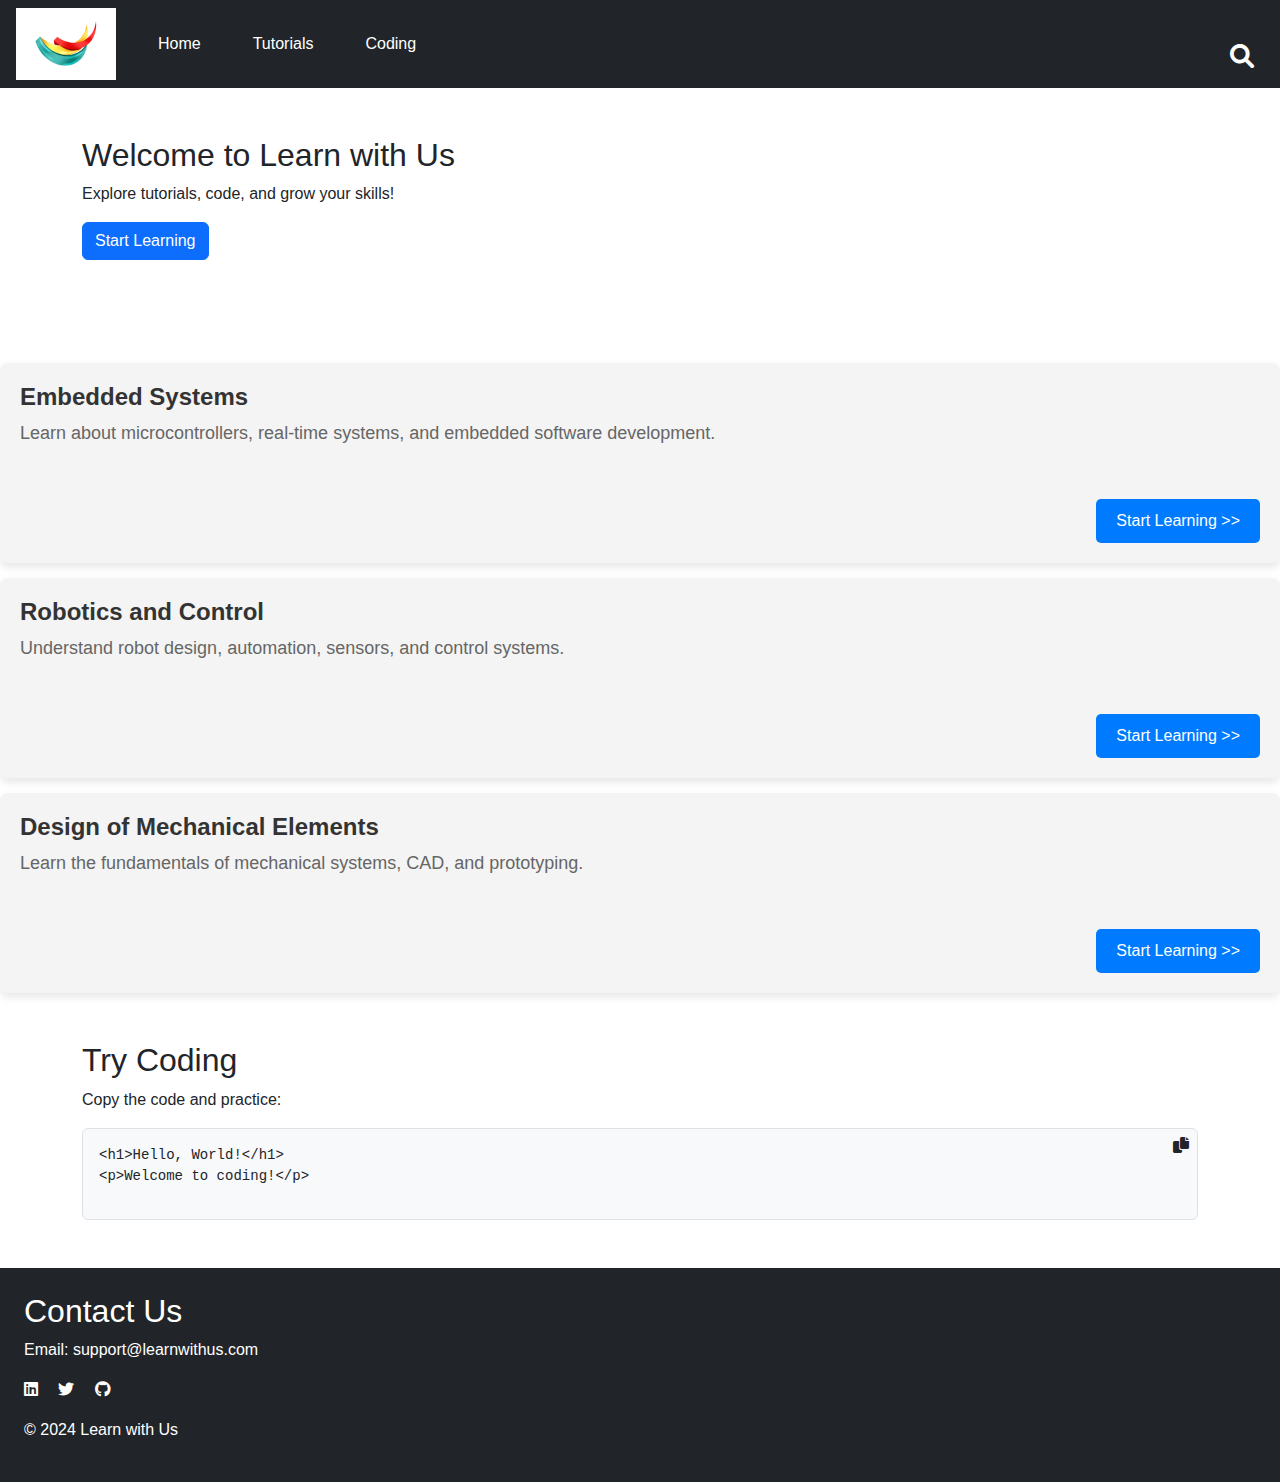
<file: index.html>
<!DOCTYPE html>
<html lang="en">
<head>
    <meta charset="UTF-8">
    <meta name="viewport" content="width=device-width, initial-scale=1.0">
    <title>Learn with Us</title>
    <link href="https://cdn.jsdelivr.net/npm/bootstrap@5.3.0-alpha1/dist/css/bootstrap.min.css" rel="stylesheet">
    <link rel="stylesheet" href="style.css">
    <link rel="stylesheet" href="https://cdnjs.cloudflare.com/ajax/libs/font-awesome/6.0.0/css/all.min.css">
</head>
<body>
   
    <header id="header" class="d-flex align-items-center justify-content-between px-3 py-2 bg-dark text-white">
        <div class="d-flex align-items-center">
            <img src="logo.png" alt="Learn with Us Logo" class="logo me-3">
            <nav>
                <ul class="nav">
                    <li class="nav-item"><a class="nav-link text-white" href="#home">Home</a></li>
                    <li class="nav-item"><a class="nav-link text-white" href="#tutorials">Tutorials</a></li>
                    <li class="nav-item"><a class="nav-link text-white" href="#coding">Coding</a></li>
                </ul>
            </nav>
        </div>
        <div class="search-container">
            <form id="search-form" class="d-none">
                <input type="text" class="form-control" placeholder="Search tutorials...">
                <button type="submit" class="search-icon"><i class="fa-solid fa-search"></i></button>
            </form>
            <i class="fa-solid fa-search toggle-search search-icon"></i>
        </div>
    </header>
    
    

    <!-- Content Sections -->
    <section id="home" class="container my-5">
        <h2>Welcome to Learn with Us</h2>
        <p>Explore tutorials, code, and grow your skills!</p>
        <button class="btn btn-primary" onclick="scrollToSection('tutorials')">Start Learning</button>
    </section>

    <nav>
        <ul class="nav">
            <li class="nav-item"><a class="nav-link text-white" href="#home">Home</a></li>
            <li class="nav-item"><a class="nav-link text-white" href="tutorials/embedded-systems.html">Embedded Systems Tutorials</a></li>
            <li class="nav-item"><a class="nav-link text-white" href="tutorials/robotics.html">Robotics Tutorials</a></li>
            <li class="nav-item"><a class="nav-link text-white" href="tutorials/robotics.html">Mechanical Design Tutorials</a></li>
        </ul>
    </nav>
    

    <section id="embedded-systems" class="tutorial-section">
    <h2>Embedded Systems</h2>
    <p>Learn about microcontrollers, real-time systems, and embedded software development.</p>
    <a href="tutorials/embedded-systems.html" class="tutorial-button">Start Learning >></a>
</section>

<section id="robotics" class="tutorial-section">
    <h2>Robotics and Control</h2>
    <p>Understand robot design, automation, sensors, and control systems.</p>
    <a href="tutorials/robotics.html" class="tutorial-button">Start Learning >></a>
</section>

<section id="mechanical-design" class="tutorial-section">
    <h2>Design of Mechanical Elements</h2>
    <p>Learn the fundamentals of mechanical systems, CAD, and prototyping.</p>
    <a href="mechanical-design-tutorial.html" class="tutorial-button">Start Learning >></a>
</section>
    
    

    <section id="coding" class="container my-5">
        <h2>Try Coding</h2>
        <p>Copy the code and practice:</p>
        <div class="code-block position-relative p-3 bg-light border rounded">
            <pre><code id="code-snippet">&lt;h1&gt;Hello, World!&lt;/h1&gt;
&lt;p&gt;Welcome to coding!&lt;/p&gt;</code></pre>
            <i class="fa-solid fa-copy copy-icon position-absolute top-0 end-0 m-2" onclick="copyCode(this)"></i>
            <span class="copy-feedback position-absolute top-0 end-0 me-5 mt-2">Copied!</span>
        </div>
    </section>

    <!-- Footer -->
    <footer class="bg-dark text-white py-4 px-4">
        <h2>Contact Us</h2>
        <p>Email: support@learnwithus.com</p>
        <p>
            <a href="#" class="text-white me-3"><i class="fa-brands fa-linkedin"></i></a>
            <a href="#" class="text-white me-3"><i class="fa-brands fa-twitter"></i></a>
            <a href="#" class="text-white"><i class="fa-brands fa-github"></i></a>
        </p>
        <p>&copy; 2024 Learn with Us</p>
    </footer>

    <script src="https://code.jquery.com/jquery-3.6.0.min.js"></script>
    <script src="https://cdn.jsdelivr.net/npm/bootstrap@5.3.0-alpha1/dist/js/bootstrap.bundle.min.js"></script>
    <script src="script.js"></script>
</body>
</html>
</file>
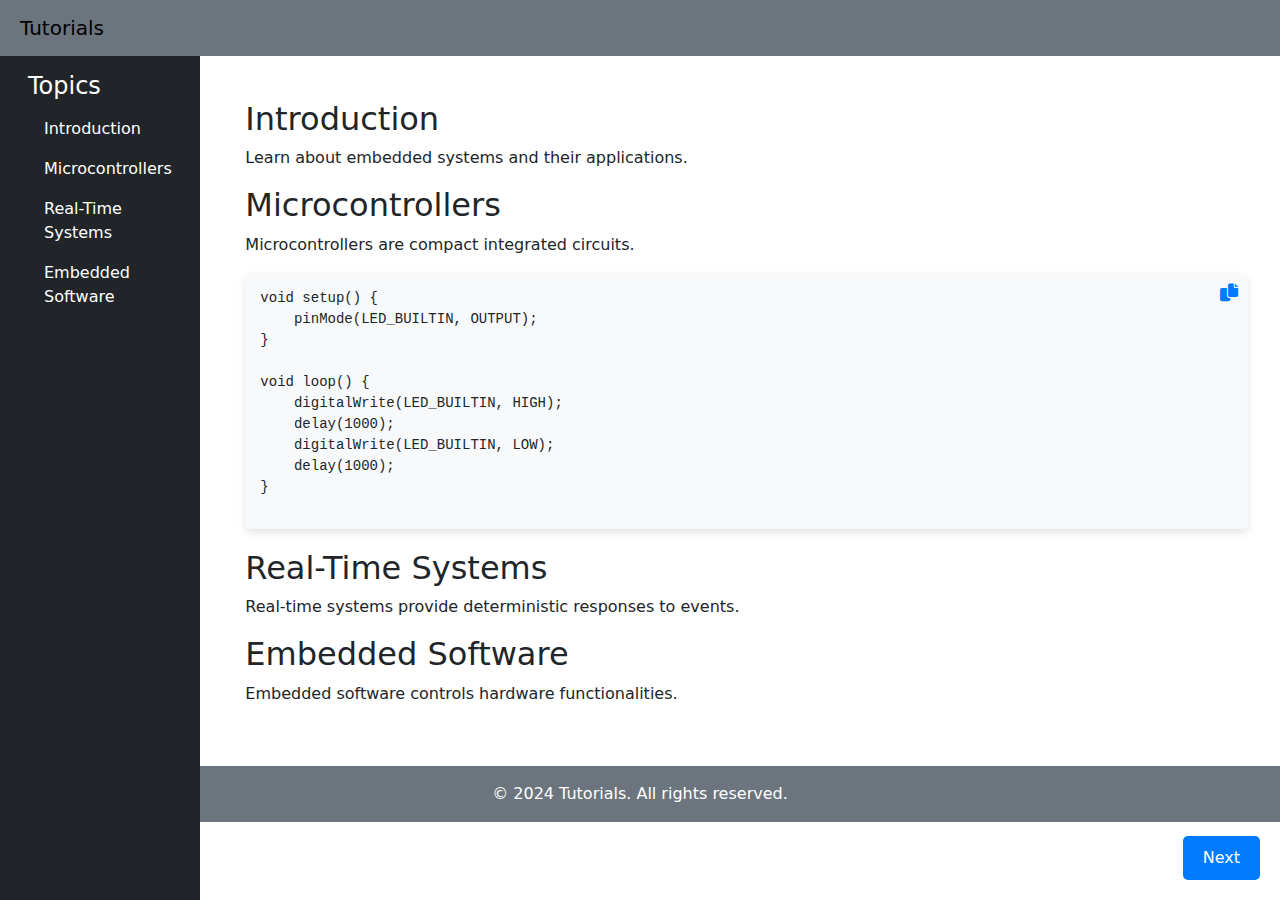
<file: tutorials/embedded-systems.html>
<!DOCTYPE html>
<html lang="en">
<head>
    <meta charset="UTF-8">
    <meta name="viewport" content="width=device-width, initial-scale=1.0">
    <title>Responsive Tutorials</title>
    <link href="https://cdn.jsdelivr.net/npm/bootstrap@5.3.0-alpha1/dist/css/bootstrap.min.css" rel="stylesheet">
    <link href="https://cdnjs.cloudflare.com/ajax/libs/font-awesome/6.0.0-beta3/css/all.min.css" rel="stylesheet">
    <link rel="stylesheet" href="style.css">
</head>
<body>
    <!-- Header -->
    <header class="navbar navbar-expand-lg bg-secondary text-white fixed-top">
        <div class="container-fluid">
            <button class="navbar-toggler text-white" type="button" data-bs-toggle="collapse" data-bs-target="#sidebar" aria-controls="sidebar" aria-expanded="false" aria-label="Toggle sidebar">
                <i class="fas fa-bars"></i>
            </button>
            <a class="navbar-brand ms-2" href="#">Tutorials</a>
        </div>
    </header>

    <div class="container-fluid" style="margin-top: 56px;">
        <div class="row">
            <!-- Sidebar -->
            <aside class="col-md-2 bg-dark text-white collapse d-md-block" id="sidebar">
                <div class="p-3">
                    <h4>Topics</h4>
                    <ul class="nav flex-column">
                        <li class="nav-item">
                            <a class="nav-link text-white" href="#introduction">Introduction</a>
                        </li>
                        <li class="nav-item">
                            <a class="nav-link text-white" href="#microcontrollers">Microcontrollers</a>
                        </li>
                        <li class="nav-item">
                            <a class="nav-link text-white" href="#real-time-systems">Real-Time Systems</a>
                        </li>
                        <li class="nav-item">
                            <a class="nav-link text-white" href="#embedded-software">Embedded Software</a>
                        </li>
                    </ul>
                </div>
            </aside>

            <!-- Main Content -->
            <main class="col-md-10 ms-auto" id="content">
                <div class="container py-4 bg-white">
                    <section id="introduction">
                        <h2>Introduction</h2>
                        <p>Learn about embedded systems and their applications.</p>
                    </section>

                    <section id="microcontrollers">
                        <h2>Microcontrollers</h2>
                        <p>Microcontrollers are compact integrated circuits.</p>
                        <div class="code-block">
                            <i class="fas fa-copy copy-icon" onclick="copyCode(this)"></i>
                            <pre><code>void setup() {
    pinMode(LED_BUILTIN, OUTPUT);
}

void loop() {
    digitalWrite(LED_BUILTIN, HIGH);
    delay(1000);
    digitalWrite(LED_BUILTIN, LOW);
    delay(1000);
}</code></pre>
                        </div>
                    </section>

                    <section id="real-time-systems">
                        <h2>Real-Time Systems</h2>
                        <p>Real-time systems provide deterministic responses to events.</p>
                    </section>

                    <section id="embedded-software">
                        <h2>Embedded Software</h2>
                        <p>Embedded software controls hardware functionalities.</p>
                    </section>
                </div>
            </main>
        </div>
    </div>

    <!-- Footer -->
    <footer class="bg-secondary text-white text-center py-3">
        <div class="container">
            &copy; 2024 Tutorials. All rights reserved.
        </div>
    </footer>

    <!-- Next Button -->
    <button class="next-button">Next</button>

    <script src="https://code.jquery.com/jquery-3.6.0.min.js"></script>
    <script src="https://cdn.jsdelivr.net/npm/bootstrap@5.3.0-alpha1/dist/js/bootstrap.bundle.min.js"></script>
    <script src="script.js"></script>
</body>
</html>
</file>
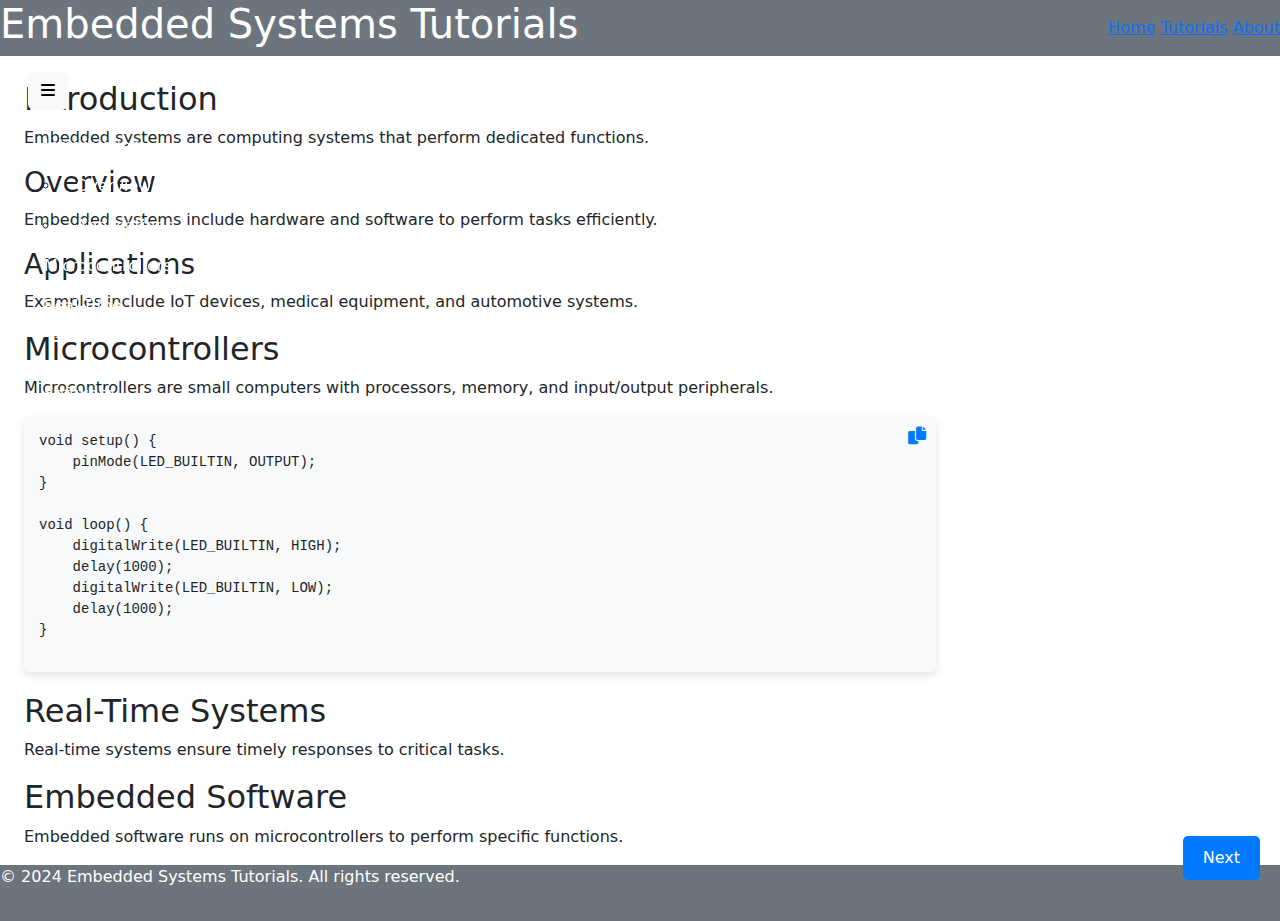
<file: tutorials/robotics.html>
<!DOCTYPE html>
<html lang="en">
<head>
    <meta charset="UTF-8">
    <meta name="viewport" content="width=device-width, initial-scale=1.0">
    <title>Embedded Systems Tutorials</title>
    <link href="https://cdn.jsdelivr.net/npm/bootstrap@5.3.0-alpha1/dist/css/bootstrap.min.css" rel="stylesheet">
    <link href="https://cdnjs.cloudflare.com/ajax/libs/font-awesome/6.0.0-beta3/css/all.min.css" rel="stylesheet">
    <link rel="stylesheet" href="style.css">
</head>
<body>
    <!-- Header -->
    <header>
        <div class="d-flex justify-content-between align-items-center">
            <h1>Embedded Systems Tutorials</h1>
            <nav>
                <a href="#">Home</a>
                <a href="#">Tutorials</a>
                <a href="#">About</a>
            </nav>
        </div>
    </header>

    <div class="container-fluid">
        <div class="row">
            <!-- Sidebar -->
            <div id="sidebar">
                <div class="p-3">
                    <button class="btn btn-light mb-3" id="toggle-sidebar"><i class="fas fa-bars"></i></button>
                    <div id="sidebar-menu">
                        <ul class="nav flex-column">
                            <li class="nav-item">
                                <a class="nav-link text-white" href="#introduction">Introduction</a>
                                <ul>
                                    <li><a class="nav-link text-white" href="#overview">Overview</a></li>
                                    <li><a class="nav-link text-white" href="#applications">Applications</a></li>
                                </ul>
                            </li>
                            <li class="nav-item">
                                <a class="nav-link text-white" href="#microcontrollers">Microcontrollers</a>
                            </li>
                            <li class="nav-item">
                                <a class="nav-link text-white" href="#real-time-systems">Real-Time Systems</a>
                            </li>
                            <li class="nav-item">
                                <a class="nav-link text-white" href="#embedded-software">Embedded Software</a>
                            </li>
                        </ul>
                    </div>
                </div>
            </div>

            <!-- Main Content Area -->
            <div id="main-content" class="col-md-9">
                <div class="container mt-4">
                    <section id="introduction">
                        <h2>Introduction</h2>
                        <p>Embedded systems are computing systems that perform dedicated functions.</p>
                        <div id="overview">
                            <h3>Overview</h3>
                            <p>Embedded systems include hardware and software to perform tasks efficiently.</p>
                        </div>
                        <div id="applications">
                            <h3>Applications</h3>
                            <p>Examples include IoT devices, medical equipment, and automotive systems.</p>
                        </div>
                    </section>

                    <section id="microcontrollers">
                        <h2>Microcontrollers</h2>
                        <p>Microcontrollers are small computers with processors, memory, and input/output peripherals.</p>
                        <div class="code-block">
                            <i class="fas fa-copy copy-icon" onclick="copyCode(this)"></i>
                            <pre><code>void setup() {
    pinMode(LED_BUILTIN, OUTPUT);
}

void loop() {
    digitalWrite(LED_BUILTIN, HIGH);
    delay(1000);
    digitalWrite(LED_BUILTIN, LOW);
    delay(1000);
}</code></pre>
                        </div>
                    </section>

                    <section id="real-time-systems">
                        <h2>Real-Time Systems</h2>
                        <p>Real-time systems ensure timely responses to critical tasks.</p>
                    </section>

                    <section id="embedded-software">
                        <h2>Embedded Software</h2>
                        <p>Embedded software runs on microcontrollers to perform specific functions.</p>
                    </section>
                </div>
            </div>
        </div>
    </div>

    <!-- Footer -->
    <footer>
        <p>&copy; 2024 Embedded Systems Tutorials. All rights reserved.</p>
    </footer>

    <!-- Next Button -->
    <button class="next-button">Next</button>

    <script src="https://code.jquery.com/jquery-3.6.0.min.js"></script>
    <script src="https://cdn.jsdelivr.net/npm/bootstrap@5.3.0-alpha1/dist/js/bootstrap.bundle.min.js"></script>
    <script src="script.js"></script>
</body>
</html>
</file>
<file: style.css>
/* General */
body {
    font-family: 'Arial', sans-serif;
    margin: 0;
    padding: 0;
}

/* Header */
header {
    position: sticky;
    top: 0;
    z-index: 1000;
    transition: all 0.3s ease-in-out;
}

.logo {
    max-width: 100px;
}

.nav .nav-link {
    margin: 0 10px;
}

.search-container {
    position: relative;
}

.search-icon {
    font-size: 1.5em;
    cursor: pointer;
    color: white;
}

#search-form {
    position: absolute;
    top: 0;
    right: 0;
    display: flex;
    align-items: center;
    transition: all 0.3s ease-in-out;
}

#search-form input {
    width: 0;
    opacity: 0;
    transition: all 0.3s ease-in-out;
}

#search-form.active input {
    width: 200px;
    opacity: 1;
    padding: 5px 10px;
}

/* Footer */
footer {
    text-align: left;
    padding: 20px;
}

.copy-feedback {
    color: green;
    font-size: 0.9em;
    opacity: 0;
    transition: opacity 0.3s ease-in-out;
}

.copy-feedback.visible {
    opacity: 1;
}

/* Search form container */
.search-container {
    position: relative;
}

/* Style for the search form */
#search-form {
    display: flex;
    align-items: center;
    justify-content: space-between;
    position: relative;
    width: 0;
    opacity: 0;
    transition: width 0.3s ease-in-out, opacity 0.3s ease-in-out;
}

/* Style for input field */
#search-form input {
    width: 0;
    opacity: 0;
    padding-right: 35px;  /* Space for the icon inside */
    transition: width 0.3s ease-in-out, opacity 0.3s ease-in-out;
}

/* Style for active state */
#search-form.active {
    width: 250px; /* Width when form is active */
    opacity: 1;
}

/* Style for input field when form is active */
#search-form.active input {
    width: 200px; /* Width of the input */
    opacity: 1;
}

/* Search icon style inside the form */
.search-icon {
    font-size: 1.5em;
    cursor: pointer;
    color: white;
    background: transparent;
    border: none;
    position: absolute;
    right: 10px; /* Position it at the right inside the form */
    z-index: 2;
}

/* Hide the search icon when form is active */
.search-container .toggle-search.d-none {
    display: none;
}

/* Button inside the form stays on the right */
#search-form button {
    background: transparent;
    border: none;
    color: white;
    font-size: 1.5em;
    cursor: pointer;
    position: absolute;
    right: 10px;
    z-index: 2;
}

/* Tutorial section styles */
.tutorial-section {
    padding: 20px;
    margin-top: 30px;
}

.tutorial-section h2 {
    color: #333;
    font-size: 24px;
    font-weight: bold;
}

.tutorial-section p {
    font-size: 18px;
    color: #666;
}

.tutorial-section {
    padding: 20px;
    margin: 15px 0;
    border-radius: 8px;
    background-color: #f4f4f4;
    box-shadow: 0 4px 8px rgba(0, 0, 0, 0.1);
    position: relative;
    overflow: hidden;
    height: 200px; /* Set a consistent height for all boxes */
}

.tutorial-button {
    position: absolute;
    bottom: 20px;
    right: 20px;
    padding: 10px 20px;
    border: none;
    border-radius: 5px;
    background-color: #007bff;
    color: white;
    font-size: 16px;
    text-decoration: none;
    cursor: pointer;
    transition: background-color 0.3s;
}

.tutorial-button:hover {
    background-color: #0056b3;
}
</file>
<file: tutorials/style.css>
/* Header and Footer */
header, footer {
    background-color: #6c757d; /* Gray */
    color: white;
    height: 56px;
    z-index: 1050;
}

footer .container {
    max-width: 960px;
    margin: auto;
}

/* Sidebar */
#sidebar {
    height: calc(100vh - 56px);
    position: fixed;
    top: 56px;
    left: 0;
    overflow-y: auto;
    z-index: 1040;
    width: 200px; /* Reduced width */
}

@media (max-width: 768px) {
    #sidebar {
        position: static;
        width: 100%; /* Full width for mobile */
    }
}

/* Content Section */
#content {
    margin-left: 220px; /* Matches sidebar width + gap */
    padding: 20px;
    background-color: white;
    border-radius: 5px;
}

@media (max-width: 768px) {
    #content {
        margin-left: 0;
    }
}

/* Code Block Styling */
.code-block {
    background-color: #f8f9fa;
    padding: 15px;
    border-radius: 5px;
    position: relative;
    box-shadow: 0 4px 8px rgba(0, 0, 0, 0.1);
    margin-bottom: 20px;
}

.copy-icon {
    position: absolute;
    top: 10px;
    right: 10px;
    cursor: pointer;
    font-size: 18px;
    color: #007bff;
}

.copy-icon:hover {
    color: #0056b3;
}

/* Next Button */
.next-button {
    position: fixed;
    bottom: 20px;
    right: 20px;
    padding: 10px 20px;
    background-color: #007bff;
    color: white;
    border: none;
    border-radius: 5px;
    font-size: 16px;
    cursor: pointer;
    z-index: 1030;
}

.next-button:hover {
    background-color: #0056b3;
}

/* Responsive Adjustments */
@media (max-width: 768px) {
    .next-button {
        right: 10px;
        bottom: 10px;
    }
}
</file>
